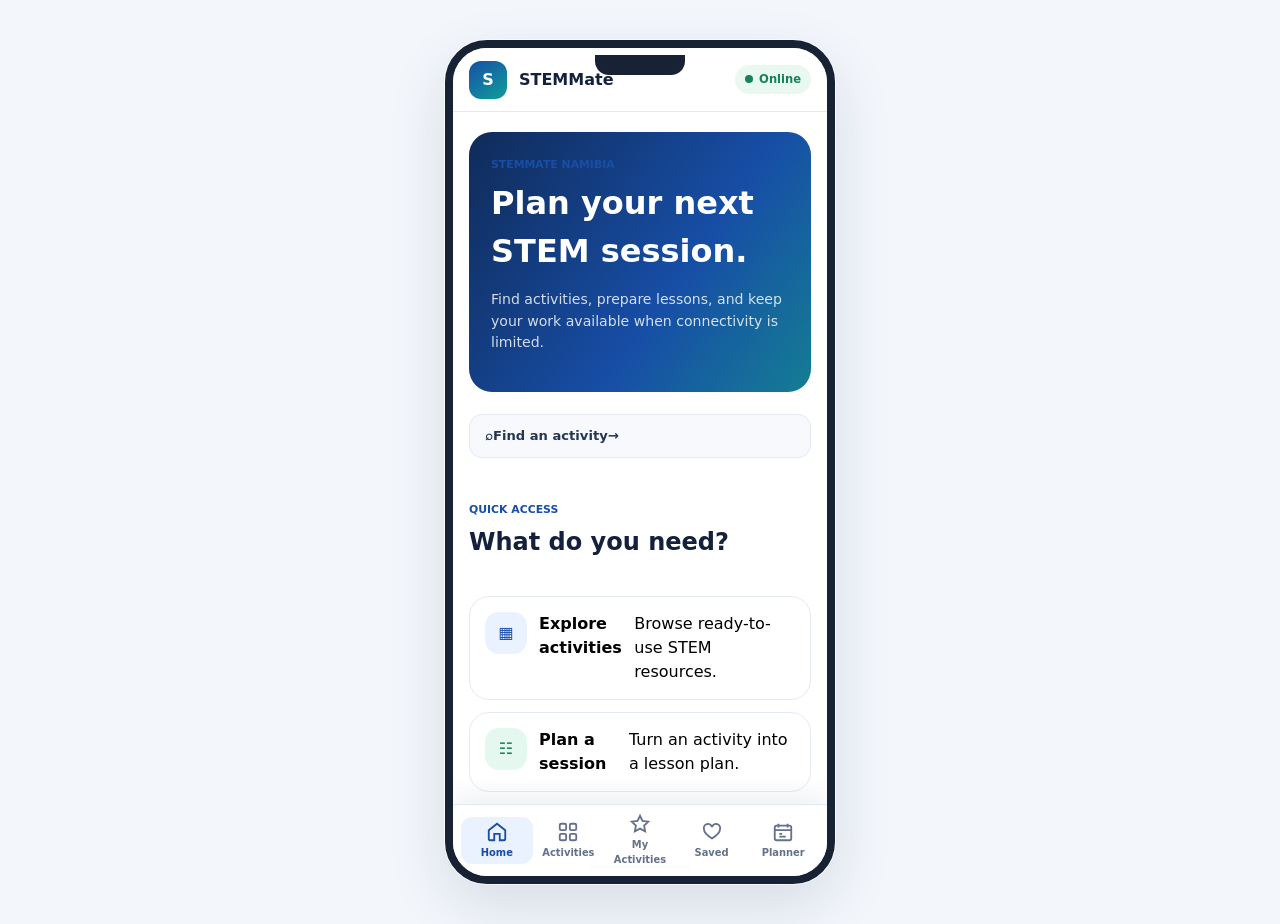
<file: index.html>
<!DOCTYPE html>
<html lang="en">
<head>
    <meta charset="utf-8">
    <meta content="width=device-width, initial-scale=1.0" name="viewport"/>
    <meta content="STEMMate Namibia - An offline-first STEM activity and lesson planning tool." name="description"/>
    <title>STEMMate Namibia</title>
    <link href="css/styles.css" rel="stylesheet"/>
</head>
<body>

    <a class="skip-link" href="#main-content">
        Skip to main content
    </a>

    <div class="app-shell">

        <header class="topbar">
            <div class="brand">
                <div class="brand-mark">S</div>
                <div class="brand-text">
                    <strong>STEMMate</strong>
                </div>
            </div>
            <div aria-live="polite" class="connection-status online" id="connection-status">
                <span class="status-dot"></span>
                <span id="connection-label">Online</span>
            </div>
        </header>

        <!-- Bottom Nav Bar -->
        <nav aria-label="Main navigation" class="main-nav">
            <button class="nav-btn active" data-screen="home">
                <span class="nav-icon"><svg viewBox="0 0 24 24"><path d="m3 10 9-7 9 7v10a1 1 0 0 1-1 1h-5v-7H9v7H4a1 1 0 0 1-1-1z"/></svg></span>
                Home
            </button>
            <button class="nav-btn" data-screen="activities">
                <span class="nav-icon"><svg viewBox="0 0 24 24"><rect x="3" y="3" width="7" height="7" rx="1.5"/><rect x="14" y="3" width="7" height="7" rx="1.5"/><rect x="3" y="14" width="7" height="7" rx="1.5"/><rect x="14" y="14" width="7" height="7" rx="1.5"/></svg></span>
                Activities
            </button>
            <button class="nav-btn" data-screen="my-activities">
                <span class="nav-icon"><svg viewBox="0 0 24 24"><path d="M12 3 14.7 8.5 21 9.4l-4.5 4.4 1.1 6.2L12 17l-5.6 3 1.1-6.2L3 9.4l6.3-.9z"/></svg></span>
                My Activities
            </button>
            <button class="nav-btn" data-screen="saved">
                <span class="nav-icon"><svg viewBox="0 0 24 24"><path d="M20.8 8.8c0 5-8.8 10.2-8.8 10.2S3.2 13.8 3.2 8.8A4.3 4.3 0 0 1 12 6.6a4.3 4.3 0 0 1 8.8 2.2Z"/></svg></span>
                Saved
            </button>
            <button class="nav-btn" data-screen="planner">
                <span class="nav-icon"><svg viewBox="0 0 24 24"><rect x="3" y="5" width="18" height="16" rx="2"/><path d="M7 3v4M17 3v4M3 10h18M8 14h3M8 17h7"/></svg></span>
                Planner
            </button>
        </nav>

        <main class="main-content" id="main-content">

            <!-- Home Screen -->
            <section class="screen" data-screen-panel="home" id="screen-home">
                <div class="hero">
                    <div class="hero-content">
                        <span class="eyebrow">STEMMATE NAMIBIA</span>
                        <h1>Plan your next<br/>STEM session.</h1>
                        <p>Find activities, prepare lessons, and keep your work available when connectivity is limited.</p>
                    </div>
                </div>
                
                <button class="home-search btn btn-secondary" data-screen="activities" style="width:100%; justify-content:flex-start; margin-bottom:24px;">
                    <span class="home-search-icon">⌕</span>
                    <span>Find an activity</span>
                    <span class="home-search-arrow">→</span>
                </button>

                <div class="section-heading home-section-heading">
                    <div>
                        <span class="eyebrow">QUICK ACCESS</span>
                        <h2>What do you need?</h2>
                    </div>
                </div>
                
                <div class="quick-grid">
                    <button class="quick-card" data-screen="activities">
                        <span class="quick-icon blue">▦</span>
                        <strong>Explore activities</strong>
                        <span>Browse ready-to-use STEM resources.</span>
                    </button>
                    <button class="quick-card" data-screen="planner">
                        <span class="quick-icon green">☷</span>
                        <strong>Plan a session</strong>
                        <span>Turn an activity into a lesson plan.</span>
                    </button>
                    <button class="quick-card" data-screen="my-activities">
                        <span class="quick-icon purple">✦</span>
                        <div>
                            <strong>My activities</strong>
                            <span>Your own STEM resources saved on this device.</span>
                        </div>
                    </button>
                </div>

                <div class="section-heading">
                    <div>
                        <span class="eyebrow">STARTER RESOURCES</span>
                        <h2>Featured activities</h2>
                    </div>
                    <button class="text-btn" data-screen="activities">
                        View all →
                    </button>
                </div>
                <div class="activity-grid" id="featured-activities"></div>
            </section>

            <!-- Activities Screen -->
            <section class="screen" data-screen-panel="activities" hidden id="screen-activities">
                <div class="section-heading">
                    <div>
                        <span class="eyebrow">STEM LIBRARY</span>
                        <h1>Explore activities</h1>
                        <p>Find ready-to-use STEM activities for your next session.</p>
                    </div>
                    <button class="btn btn-primary" id="create-activity-from-library" type="button">
                        + Create activity
                    </button>
                </div>
                
                <div class="filter-panel">
                    <div class="search-box">
                        <label for="activity-search">Search the library</label>
                        <input autocomplete="off" id="activity-search" placeholder="Search activities..." type="search"/>
                    </div>
                    <div class="filter-field">
                        <label for="subject-filter">Subject</label>
                        <select id="subject-filter">
                            <option value="all">All subjects</option>
                        </select>
                    </div>
                    <div class="filter-field">
                        <label for="grade-filter">Grade</label>
                        <select id="grade-filter">
                            <option value="all">All grades</option>
                        </select>
                    </div>
                </div>
                <div class="activity-grid" id="activity-results"></div>
            </section>

            <!-- My Activities Screen -->
            <section class="screen" data-screen-panel="my-activities" hidden id="screen-my-activities">
                <div class="section-heading">
                    <div>
                        <span class="eyebrow">YOUR RESOURCES</span>
                        <h1>My Activities</h1>
                        <p>Activities you have created and saved on this device.</p>
                    </div>
                    <button class="btn btn-primary" id="create-activity-from-my-library">
                        + Create activity
                    </button>
                </div>
                
                <div class="activity-grid" id="my-activities-list"></div>
                
                <div class="empty-state" hidden id="my-activities-empty">
                    <div class="empty-icon">✦</div>
                    <h2>No activities yet</h2>
                    <p>Create your first STEM activity and it will appear here.</p>
                    <button class="btn btn-primary" id="create-first-activity">
                        Create my first activity
                    </button>
                </div>
            </section>

            <!-- Create Activity Screen -->
            <section class="screen" data-screen-panel="create-activity" hidden id="screen-create-activity">
                <div class="section-heading">
                    <div>
                        <span class="eyebrow">CREATE RESOURCE</span>
                        <h1>Create an activity</h1>
                        <p>Build your own STEM activity and save it on this device.</p>
                    </div>
                </div>

                <form class="form-card" id="create-activity-form">
                    <div class="form-section">
                        <div class="form-section-heading">
                            <span class="form-section-number">01</span>
                            <div>
                                <h2>Basic information</h2>
                                <p>Give your activity a clear identity.</p>
                            </div>
                        </div>

                        <div class="form-grid">
                            <div class="form-field full">
                                <label for="custom-title">Activity title *</label>
                                <input id="custom-title" name="title" type="text" placeholder="e.g. Build a Simple Water Filter" required>
                            </div>
                            <div class="form-field">
                                <label for="custom-subject">Subject *</label>
                                <select id="custom-subject" name="subject" required>
                                    <option value="">Select subject</option>
                                    <option value="Physics">Physics</option>
                                    <option value="Biology">Biology</option>
                                    <option value="Chemistry">Chemistry</option>
                                    <option value="Mathematics">Mathematics</option>
                                    <option value="Computer Science">Computer Science</option>
                                    <option value="General STEM">General STEM</option>
                                </select>
                            </div>
                            <div class="form-field">
                                <label for="custom-grade">Grade *</label>
                                <select id="custom-grade" name="grade" required>
                                    <option value="">Select grade</option>
                                    <option value="Grade 7">Grade 7</option>
                                    <option value="Grade 8">Grade 8</option>
                                    <option value="Grade 9">Grade 9</option>
                                    <option value="Grade 10">Grade 10</option>
                                    <option value="Grade 11">Grade 11</option>
                                    <option value="Grade 12">Grade 12</option>
                                </select>
                            </div>
                            <div class="form-field">
                                <label for="custom-duration">Duration *</label>
                                <input id="custom-duration" name="duration" type="text" placeholder="e.g. 45 minutes" required>
                            </div>
                            <div class="form-field">
                                <label for="custom-learners">Number of learners</label>
                                <input id="custom-learners" name="learners" type="number" min="1" placeholder="e.g. 30">
                            </div>
                            <div class="form-field full">
                                <label for="custom-icon">Activity type</label>
                                <select id="custom-icon" name="icon">
                                    <option value="🧪">🧪 Experiment</option>
                                    <option value="⚡">⚡ Physics</option>
                                    <option value="🌱">🌱 Biology</option>
                                    <option value="🔬">🔬 Science</option>
                                    <option value="💻">💻 Computing</option>
                                    <option value="📐">📐 Mathematics</option>
                                </select>
                            </div>
                        </div>
                    </div>

                    <div class="form-section">
                        <div class="form-section-heading">
                            <span class="form-section-number">02</span>
                            <div>
                                <h2>Learning content</h2>
                                <p>Give learners and teachers the information they need.</p>
                            </div>
                        </div>

                        <div class="form-grid">
                            <div class="form-field full">
                                <label for="custom-description">Description and instructions *</label>
                                <textarea id="custom-description" name="description" placeholder="Explain what learners will do..." required></textarea>
                            </div>
                            <div class="form-field full">
                                <label for="custom-objective">Learning objective *</label>
                                <textarea id="custom-objective" name="objective" placeholder="What should learners understand or be able to do?" required></textarea>
                            </div>
                        </div>
                    </div>

                    <div class="form-section">
                        <div class="form-section-heading">
                            <span class="form-section-number">03</span>
                            <div>
                                <h2>Safety and access</h2>
                                <p>Make the activity practical and inclusive.</p>
                            </div>
                        </div>

                        <div class="form-grid">
                            <div class="form-field full">
                                <label for="custom-materials">Materials</label>
                                <textarea id="custom-materials" name="materials" placeholder="List materials learners or teachers will need..."></textarea>
                            </div>
                            <div class="form-field full">
                                <label for="custom-safety">Safety notes</label>
                                <textarea id="custom-safety" name="safety" placeholder="Add hazards, precautions or supervision notes..."></textarea>
                            </div>
                            <div class="form-field full">
                                <label for="custom-accessibility">Accessibility and inclusion notes</label>
                                <textarea id="custom-accessibility" name="accessibility" placeholder="Add adaptations, alternatives or accessibility guidance..."></textarea>
                            </div>
                        </div>
                    </div>

                    <div class="form-actions">
                        <button type="button" id="cancel-create-activity" class="btn btn-secondary">
                            Cancel
                        </button>
                        <button type="submit" class="btn btn-primary">
                            Save activity
                        </button>
                    </div>
                </form>
            </section>

            <!-- Activity Detail Screen -->
            <section class="screen" data-screen-panel="activity-detail" hidden id="screen-activity-detail">
                <div id="activity-detail"></div>
            </section>

            <!-- Saved Screen -->
            <section class="screen" data-screen-panel="saved" hidden id="screen-saved">
                <div class="section-heading">
                    <div>
                        <span class="eyebrow">OFFLINE READY</span>
                        <h1>Saved activities</h1>
                        <p>Activities available for quick access on this device.</p>
                    </div>
                </div>
                
                <div class="activity-grid" id="saved-activities"></div>
                
                <div class="empty-state" hidden id="saved-empty">
                    <div class="empty-icon">♡</div>
                    <h2>Nothing saved yet</h2>
                    <p>Save activities from the library to access them quickly.</p>
                    <button class="btn btn-primary" data-screen="activities">
                        Explore activities
                    </button>
                </div>
            </section>

            <!-- Planner Screen -->
            <section class="screen" data-screen-panel="planner" hidden id="screen-planner">
                <div class="section-heading">
                    <div>
                        <span class="eyebrow">SESSION PLANNING</span>
                        <h1>Plan a session</h1>
                        <p>Build a lesson plan and keep a local copy when offline.</p>
                    </div>
                </div>

                <div class="planner-layout">
                    <form class="form-card" id="planner-form">
                        <div class="section-heading">
                            <div>
                                <span class="eyebrow">SESSION DETAILS</span>
                                <h2>What are you teaching?</h2>
                            </div>
                        </div>

                        <div class="form-field">
                            <label for="planner-activity">Activity</label>
                            <select id="planner-activity">
                                <option value="">Select an activity</option>
                            </select>
                        </div>

                        <div class="form-grid">
                            <div class="form-field">
                                <label for="planner-date">Session date</label>
                                <input id="planner-date" type="date">
                            </div>
                            <div class="form-field">
                                <label for="planner-learners">Number of learners</label>
                                <input id="planner-learners" type="number" min="1" placeholder="e.g. 30">
                            </div>
                        </div>

                        <div class="form-field">
                            <label for="planner-notes">Safety and inclusion notes</label>
                            <textarea id="planner-notes" rows="5" placeholder="Add notes for this session..."></textarea>
                        </div>

                        <div class="form-actions">
                            <button class="btn btn-secondary" id="save-draft" type="button">Save draft</button>
                            <button class="btn btn-primary" id="save-and-sync" type="button">Save &amp; prepare sync</button>
                        </div>
                    </form>

                    <aside class="status-card">
                        <div class="status-card-heading">
                            <span class="eyebrow">SYNC STATUS</span>
                            <span class="status-badge" id="planner-status">No plan</span>
                        </div>

                        <div class="sync-steps">
                            <div class="sync-step" id="sync-step-local">
                                <span class="sync-step-icon">✓</span>
                                <div>
                                    <strong>Saved locally</strong>
                                    <span>Your work is stored on this device.</span>
                                </div>
                            </div>
                            <div class="sync-step" id="sync-step-waiting">
                                <span class="sync-step-icon">↗</span>
                                <div>
                                    <strong>Waiting for connection</strong>
                                    <span>The plan can sync when connectivity returns.</span>
                                </div>
                            </div>
                            <div class="sync-step" id="sync-step-synced">
                                <span class="sync-step-icon">✓</span>
                                <div>
                                    <strong>Synchronized</strong>
                                    <span>Your latest plan has been synchronized.</span>
                                </div>
                            </div>
                        </div>

                        <div class="form-actions">
                            <button class="btn btn-primary" id="sync-plan" type="button">Sync plan</button>
                        </div>
                    </aside>
                </div>
            </section>

        </main>

        <div aria-live="polite" class="toast" hidden id="toast" role="status"></div>
    </div>

    <script src="js/storage.js"></script>
    <script src="js/activities.js"></script>
    <script src="js/planner.js"></script>
    <script src="js/app.js"></script>
</body>
</html>
</file>
<file: css/styles.css>
/*STEMMate Namibia — Final HTML/CSS Sync*/

:root {
    --bg: #f3f6fb;
    --surface: #ffffff;
    --surface-soft: #f7f9fd;
    --text: #14213d;
    --muted: #64748b;
    --border: #e4eaf3;
    --primary: #174ea6;
    --primary-dark: #103b82;
    --blue-soft: #eaf2ff;
    --teal: #0e9f9a;
    --green: #16845b;
    --orange: #d97706;
    --purple: #7657d5;
    --shadow: 0 8px 24px rgba(19, 43, 82, 0.07);
    --shadow-large: 0 22px 60px rgba(19, 43, 82, 0.12);
}

* { box-sizing: border-box; }
html { scroll-behavior: smooth; }

body {
    margin: 0;
    min-height: 100vh;
    font-family: Inter, ui-sans-serif, system-ui, -apple-system, "Segoe UI", sans-serif;
    background: var(--bg);
    color: var(--text);
    line-height: 1.5;
}

button, input, select, textarea { font: inherit; }
button { cursor: pointer; }

/* ============================================================
   PHONE SHELL GEOMETRY
   ============================================================ */

.app-shell { min-height: 100vh; }

@media (max-width: 899px) {
    body { padding: 0; }
    .app-shell {
        width: 100% !important; height: auto !important; min-height: 100vh !important;
        border: 0 !important; border-radius: 0 !important; box-shadow: none !important;
        overflow: visible !important; margin: 0 !important;
    }
    .app-shell::before, .app-shell::after { display: none !important; }
}

@media (min-width: 900px) {
    body { display: flex; justify-content: center; align-items: flex-start; min-height: 100vh; padding: 40px; }
    .app-shell {
        width: 390px !important; max-width: 390px !important; height: 844px !important;
        min-height: 0 !important; margin: 0 auto !important; position: relative !important;
        overflow: hidden !important; border: 8px solid #182235 !important;
        border-radius: 42px !important; background: var(--surface) !important;
        box-shadow: 0 0 0 1px rgba(255, 255, 255, 0.8), var(--shadow-large) !important;
    }
    .app-shell::before {
        content: "" !important; display: block !important; position: absolute;
        top: 7px; left: 50%; transform: translateX(-50%);
        width: 90px; height: 20px; background: #182235;
        border-radius: 0 0 14px 14px; z-index: 200 !important;
    }
    .app-shell::after {
        content: "" !important; display: block !important; position: absolute;
        bottom: 7px; left: 50%; transform: translateX(-50%);
        width: 105px; height: 4px; background: rgba(23, 32, 51, 0.55);
        border-radius: 999px; z-index: 200 !important; pointer-events: none !important;
    }
}

/* ============================================================
   TOPBAR & BRAND
   ============================================================ */

.topbar {
    display: flex !important; align-items: center !important; justify-content: space-between !important;
    height: 64px !important; padding: 0 16px !important; position: sticky !important;
    top: 0 !important; z-index: 100 !important;
    background: rgba(255, 255, 255, 0.94) !important;
    border-bottom: 1px solid var(--border) !important;
}

.brand { display: flex !important; align-items: center !important; gap: 12px !important; }
.brand-mark { width: 38px !important; height: 38px !important; display: grid !important; place-items: center !important; background: linear-gradient(145deg, #174ea6, #0e9f9a) !important; color: white !important; font-weight: 900 !important; border-radius: 12px !important; }
.brand-text strong { font-size: 1rem !important; }
.connection-status { display: inline-flex !important; align-items: center !important; gap: 6px !important; padding: 6px 10px !important; border-radius: 999px !important; background: #e9f8f0 !important; color: var(--green) !important; font-size: 0.72rem !important; font-weight: 800 !important; }
.status-dot { width: 8px; height: 8px; border-radius: 50%; background: currentColor; }

/* ============================================================
   MAIN CONTENT
   ============================================================ */

.main-content { padding: 20px 16px calc(90px + env(safe-area-inset-bottom)) !important; width: 100% !important; margin: 0 !important; }
@media (min-width: 900px) {
    .main-content { height: calc(100% - 136px) !important; overflow-y: auto !important; }
}

.section-heading { display: flex !important; flex-direction: column !important; align-items: flex-start !important; gap: 12px !important; margin: 20px 0 16px !important; }
.section-heading h1 { font-size: 1.8rem !important; margin-bottom: 6px !important; width: 100% !important; }
.section-heading > .btn { width: 100% !important; }
.eyebrow { color: var(--primary); font-size: 0.68rem; font-weight: 900; text-transform: uppercase; margin-bottom: 6px; display: block; }
h1, h2, h3 { color: var(--text); margin-top: 0; }
p { color: var(--muted); font-size: 0.88rem; }

/* ============================================================
   HERO & CARDS
   ============================================================ */

.hero { padding: 25px 22px; border-radius: 23px; color: #fff; background: linear-gradient(125deg, #102b59 0%, #174ea6 60%, #147d94 100%); margin-bottom: 22px; }
.hero h1 { color: #fff; font-size: 2rem; margin-bottom: 12px; }
.hero p { color: rgba(255, 255, 255, 0.82); }

.quick-grid, .activity-grid, .filter-panel, .planner-layout, .form-grid { display: grid !important; grid-template-columns: 1fr !important; gap: 12px !important; }
.quick-card { display: flex !important; align-items: flex-start !important; gap: 12px !important; padding: 15px !important; background: #fff !important; border: 1px solid var(--border) !important; border-radius: 20px !important; text-align: left; }
.quick-icon { width: 42px; height: 42px; display: grid; place-items: center; border-radius: 14px; flex-shrink: 0; }
.quick-icon.blue { background: #eaf2ff; color: #174ea6; }
.quick-icon.green { background: #e5f8f0; color: #16845b; }
.quick-icon.purple { background: #f0ebff; color: #7657d5; }

.activity-card { padding: 18px; background: #fff; border: 1px solid var(--border); border-radius: 20px; box-shadow: 0 4px 14px rgba(19, 43, 82, 0.035); }
.activity-meta { display: flex; gap: 6px; margin-bottom: 9px; }
.activity-meta span { padding: 4px 8px; background: #eff5ff; color: #174ea6; border-radius: 999px; font-size: 0.67rem; }

/* ============================================================
   BUTTONS & FORMS
   ============================================================ */

.btn { min-height: 44px; display: inline-flex; align-items: center; justify-content: center; padding: 10px 15px; border-radius: 13px; font-size: 0.82rem; font-weight: 750; border: 0; }
.btn-primary { background: linear-gradient(135deg, #1d58b2, #17458e); color: #fff; }
.btn-secondary { background: #f7f9fd; color: #243654; border: 1px solid var(--border); }
.activity-actions, .form-actions { display: grid !important; grid-template-columns: 1fr 1fr !important; gap: 8px !important; }
.filter-panel, .form-card, .detail-card, .status-card { padding: 16px; background: #fff; border: 1px solid var(--border); border-radius: 22px; }
label { display: block; margin-bottom: 7px; color: #40516d; font-size: 0.78rem; font-weight: 750; }
input, select, textarea { width: 100%; min-height: 46px; border: 1px solid #dbe3ef; border-radius: 12px; padding: 11px 13px; background: #fbfcfe; }

/* ============================================================
   BOTTOM NAVIGATION (Unbreakable Flexbox)
   ============================================================ */

.main-nav {
    position: fixed !important; left: 0 !important; right: 0 !important; bottom: 0 !important;
    height: calc(72px + env(safe-area-inset-bottom)) !important;
    padding: 8px 8px calc(8px + env(safe-area-inset-bottom)) !important;
    z-index: 999 !important;
    background: rgba(255, 255, 255, 0.98) !important; 
    border-top: 1px solid var(--border) !important;
    box-shadow: 0 -8px 24px rgba(19, 43, 82, 0.07) !important;
    
    /* Flexbox guarantees the buttons stay side by side */
    display: flex !important;
    flex-direction: row !important;
    align-items: center !important;
    justify-content: space-around !important;
}

@media (min-width: 900px) {
    .main-nav { position: absolute !important; }
}

.nav-btn {
    display: flex !important; 
    flex-direction: column !important; 
    align-items: center !important; 
    justify-content: center !important;
    gap: 3px !important; 
    padding: 4px 0 !important; 
    font-size: 0.62rem !important; 
    font-weight: 750 !important;
    border-radius: 11px !important; 
    border: 0;
    background: transparent !important; 
    color: #63718a !important;
    
    /* This prevents the button from stretching or shrinking */
    flex: 1 1 0% !important; 
    max-width: 20% !important; 
}

.nav-btn.active { background: #eaf2ff !important; color: #174ea6 !important; }

.nav-icon { 
    display: flex !important; align-items: center; justify-content: center; 
    width: 22px !important; height: 22px !important; 
}
.nav-icon svg { width: 100% !important; height: 100% !important; fill: none; stroke: currentColor; stroke-width: 2; }

[hidden] { display: none !important; }

/* Hide the skip link until focused */
.skip-link {
    position: absolute;
    left: -9999px;
    top: auto;
    width: 1px;
    height: 1px;
    overflow: hidden;
    z-index: -999;
}

.skip-link:focus {
    position: fixed;
    top: 16px;
    left: 16px;
    width: auto;
    height: auto;
    padding: 10px 16px;
    background: var(--primary);
    color: white;
    border-radius: 10px;
    text-decoration: none;
    z-index: 9999;
    outline: 3px solid white;
}

/* Remove button */
.delete-activity-btn {
    min-height: 44px;
    display: inline-flex;
    align-items: center;
    justify-content: center;
    gap: 6px;
    padding: 10px 12px;
    border: 1px solid #fecaca;
    border-radius: 13px;
    background: #fef2f2;
    color: #b91c1c;
    font: inherit;
    font-size: 0.82rem;
    font-weight: 750;
    cursor: pointer;
}
.delete-activity-btn svg {
    width: 17px;
    height: 17px;
    flex: 0 0 17px;
    fill: none;
    stroke: currentColor;
    stroke-width: 1.8;
    stroke-linecap: round;
    stroke-linejoin: round;
}
.delete-activity-btn:focus-visible {
    outline: 3px solid #fca5a5;
    outline-offset: 2px;
}
</file>
